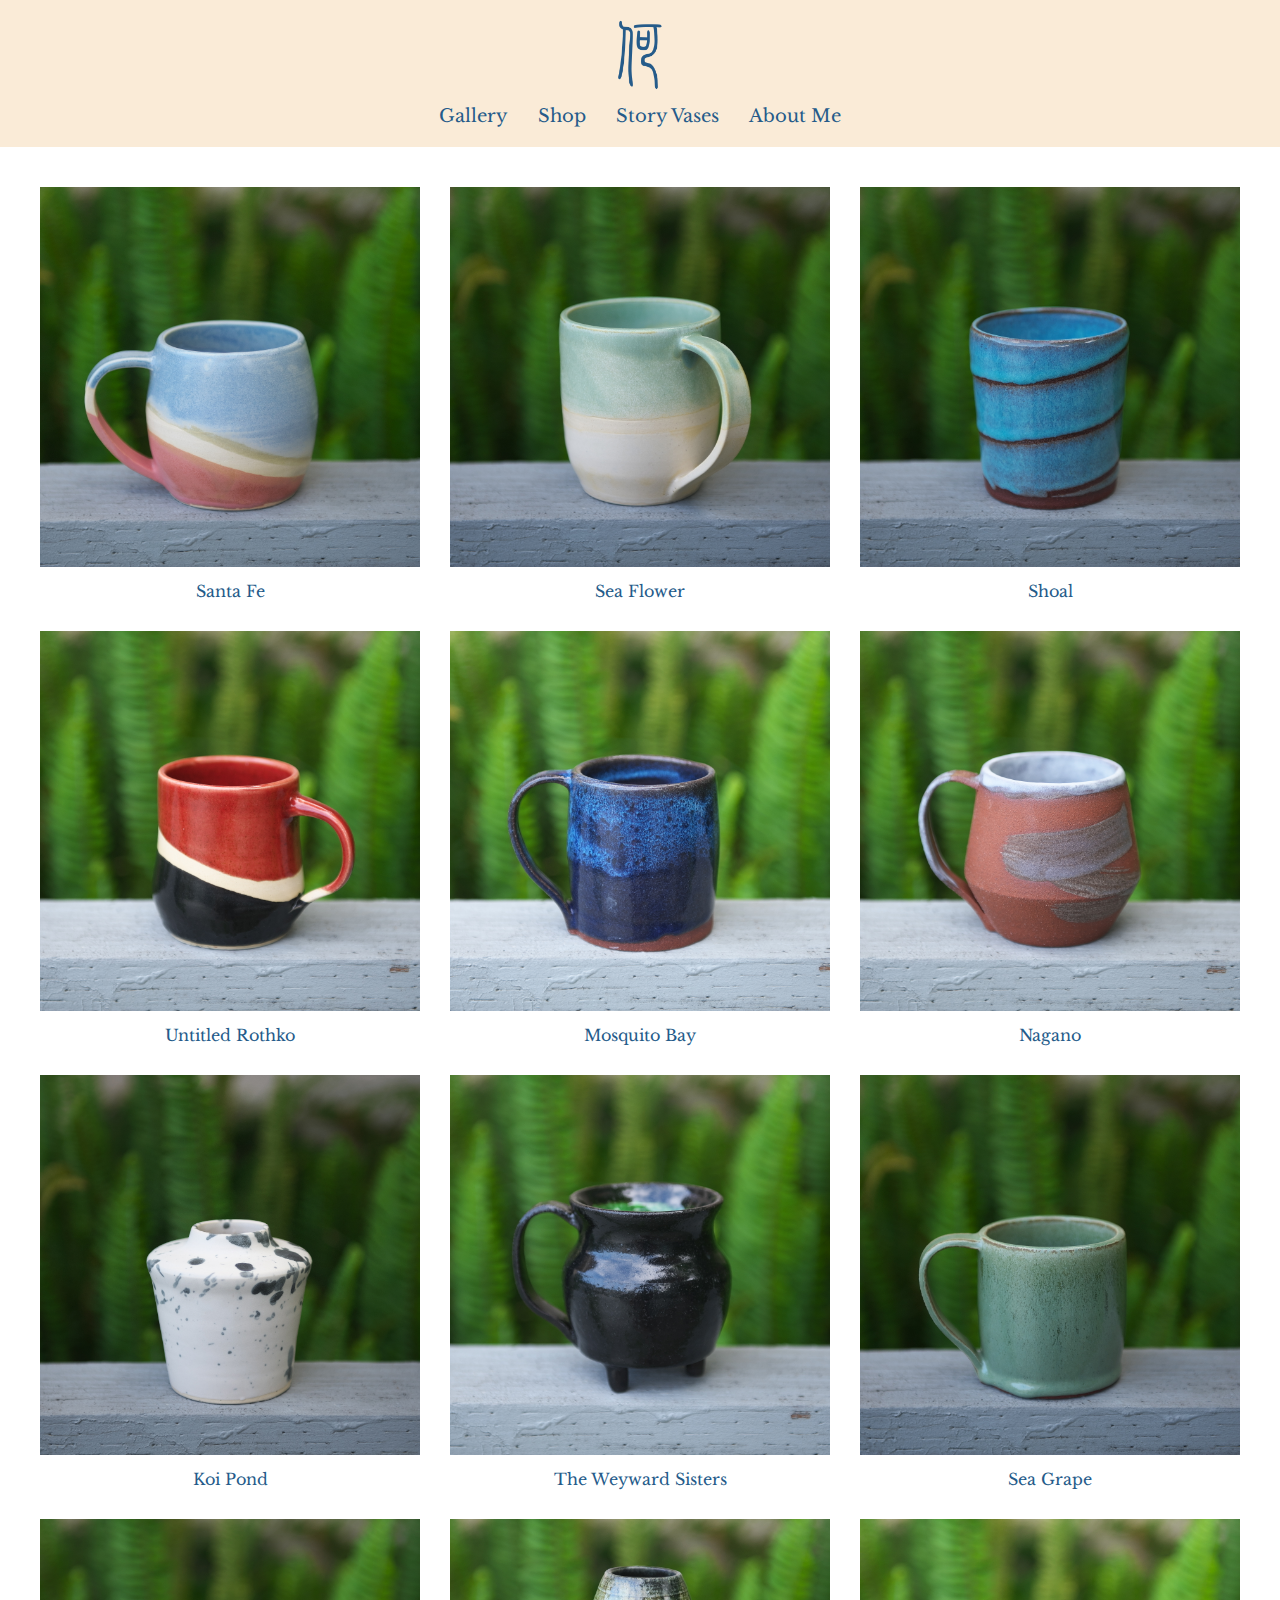
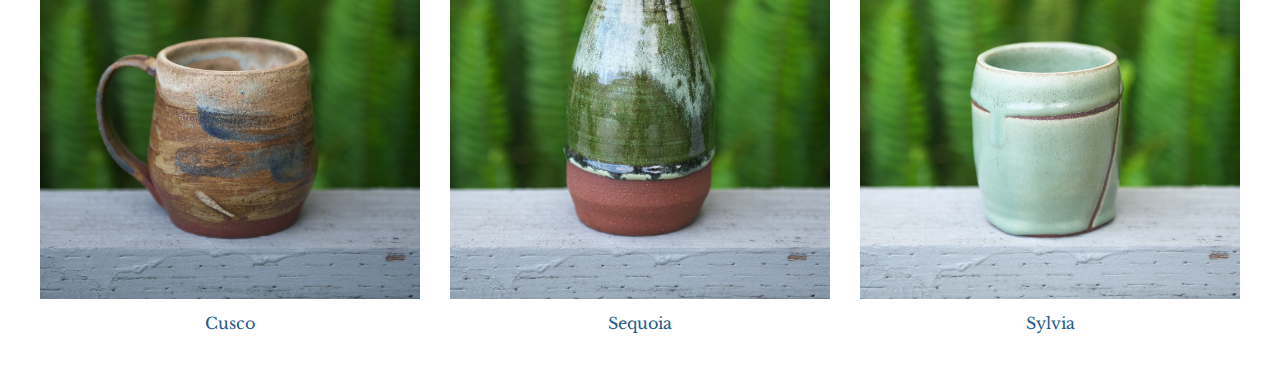
<file: index.html>
<!DOCTYPE html>
<html lang="en">
<head>
    <meta charset="UTF-8">
    <meta name="viewport" content="width=device-width, initial-scale=1.0">
    <title>Pottery Showcase - Gallery</title>
    <link rel="stylesheet" href="css/styles.css">
    <link href="https://fonts.googleapis.com/css2?family=Libre+Baskerville&display=swap" rel="stylesheet">
</head>
<body>
    <header>
        <div class="header-content">
            <div class="logo">
                <img src="images/logo.png" alt="Your Logo">
            </div>
            <nav>
                <ul class="menu">
                    <li><a href="index.html">Gallery</a></li>
                    <li><a href="shop.html">Shop</a></li>
                    <li><a href="story-vases.html">Story Vases</a></li>
                    <li><a href="about-me.html">About Me</a></li>
                </ul>
            </nav>
        </div>
    </header>

    <main>
        <section class="gallery">
            <div class="gallery-item">
                <img src="images/Santa Fe 1.jpg" alt="Santa Fe">
                <div class="item-name">Santa Fe</div>
            </div>
            <div class="gallery-item">
                <img src="images/Sea Flower 3.jpg" alt="Sea Flower">
                <div class="item-name">Sea Flower</div>
            </div> 
            <div class="gallery-item">
                <img src="images/Shoal 3.jpg" alt="Shoal">
                <div class="item-name">Shoal</div>
            </div>
            <div class="gallery-item">
                <img src="images/Untitled Rothko 3.jpg" alt="Untitled Rothko">
                <div class="item-name">Untitled Rothko</div>
            </div>
            <div class="gallery-item">
                <img src="images/Mosquito Bay 1.jpg" alt="Mosquito Bay">
                <div class="item-name">Mosquito Bay</div>
            </div>
            <div class="gallery-item">
                <img src="images/Nagano 1.jpg" alt="Nagano">
                <div class="item-name">Nagano</div>
            </div>
            <div class="gallery-item">
                <img src="images/Koi Pond 1.jpg" alt="Koi Pond">
                <div class="item-name">Koi Pond</div>
            </div>
            <div class="gallery-item">
                <img src="images/Cauldron 1.jpg" alt="">
                <div class="item-name">The Weyward Sisters</div>
            </div>
            <div class="gallery-item">
                <img src="images/Sea Grape 1.jpg" alt="">
                <div class="item-name">Sea Grape</div>
            </div>
            <div class="gallery-item">
                <img src="images/Cusco 2.jpg" alt="">
                <div class="item-name">Cusco</div>
            </div>
            <div class="gallery-item">
                <img src="images/Sequoia 1.jpg" alt="">
                <div class="item-name">Sequoia</div>
            </div>
            <div class="gallery-item">
                <img src="images/Sylvia 2.jpg" alt="">
                <div class="item-name">Sylvia</div>
            </div>
        </section>
    </main>

    <script src="js/scripts.js"></script>
</body>
</html>
</file>
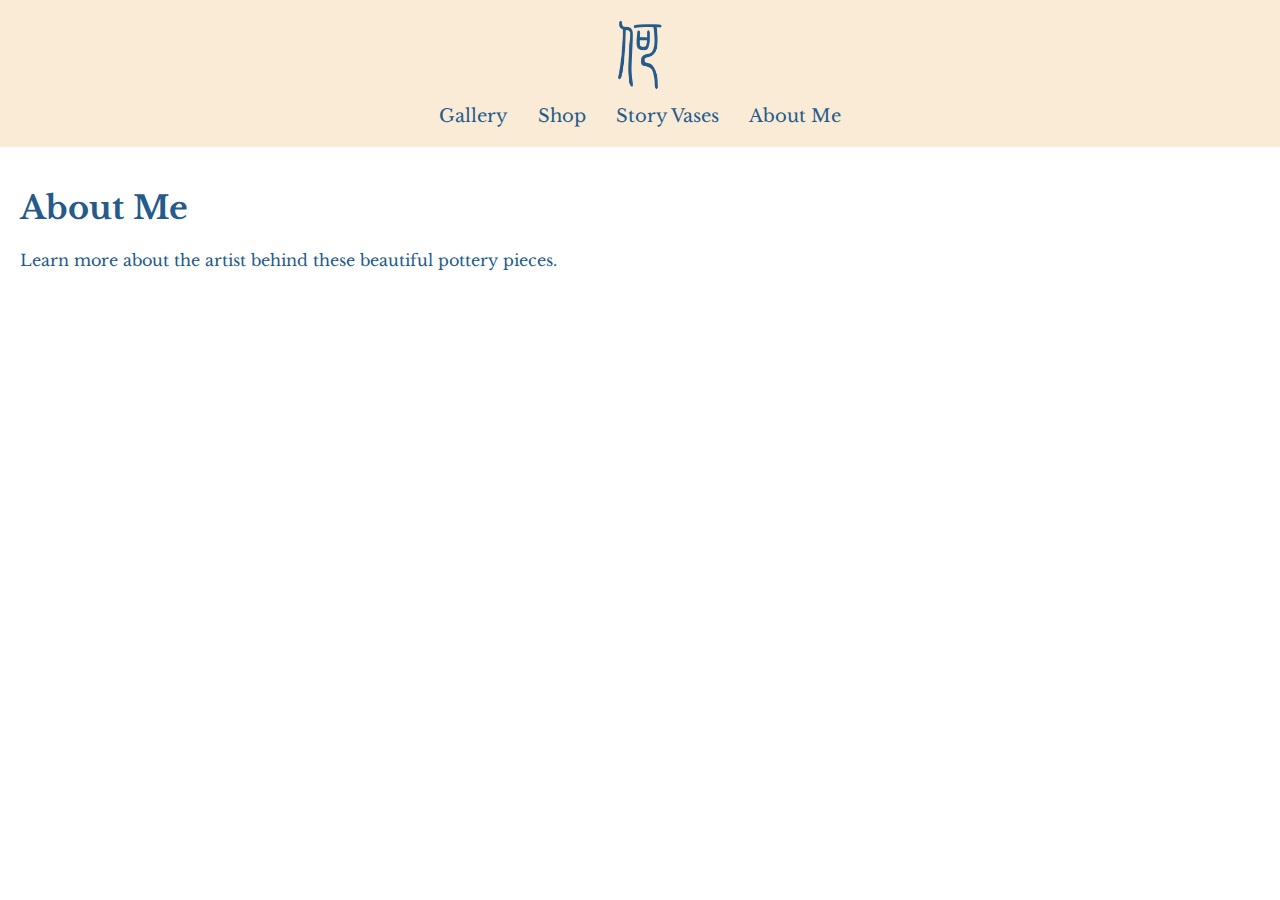
<file: about-me.html>
<!DOCTYPE html>
<html lang="en">
<head>
    <meta charset="UTF-8">
    <meta name="viewport" content="width=device-width, initial-scale=1.0">
    <title>Pottery Showcase - About Me</title>
    <link rel="stylesheet" href="css/styles.css">
    <link href="https://fonts.googleapis.com/css2?family=Libre+Baskerville&display=swap" rel="stylesheet">
</head>
<body>
    <header>
        <div class="header-content">
            <div class="logo">
                <img src="images/logo.png" alt="Your Logo">
            </div>
            <nav>
                <ul class="menu">
                    <li><a href="index.html">Gallery</a></li>
                    <li><a href="shop.html">Shop</a></li>
                    <li><a href="story-vases.html">Story Vases</a></li>
                    <li><a href="about-me.html">About Me</a></li>
                </ul>
            </nav>
        </div>
    </header>

    <main>
        <h1>About Me</h1>
        <p>Learn more about the artist behind these beautiful pottery pieces.</p>
        <!-- Add about me content here -->
    </main>

    <script src="js/scripts.js"></script>
</body>
</html>
</file>
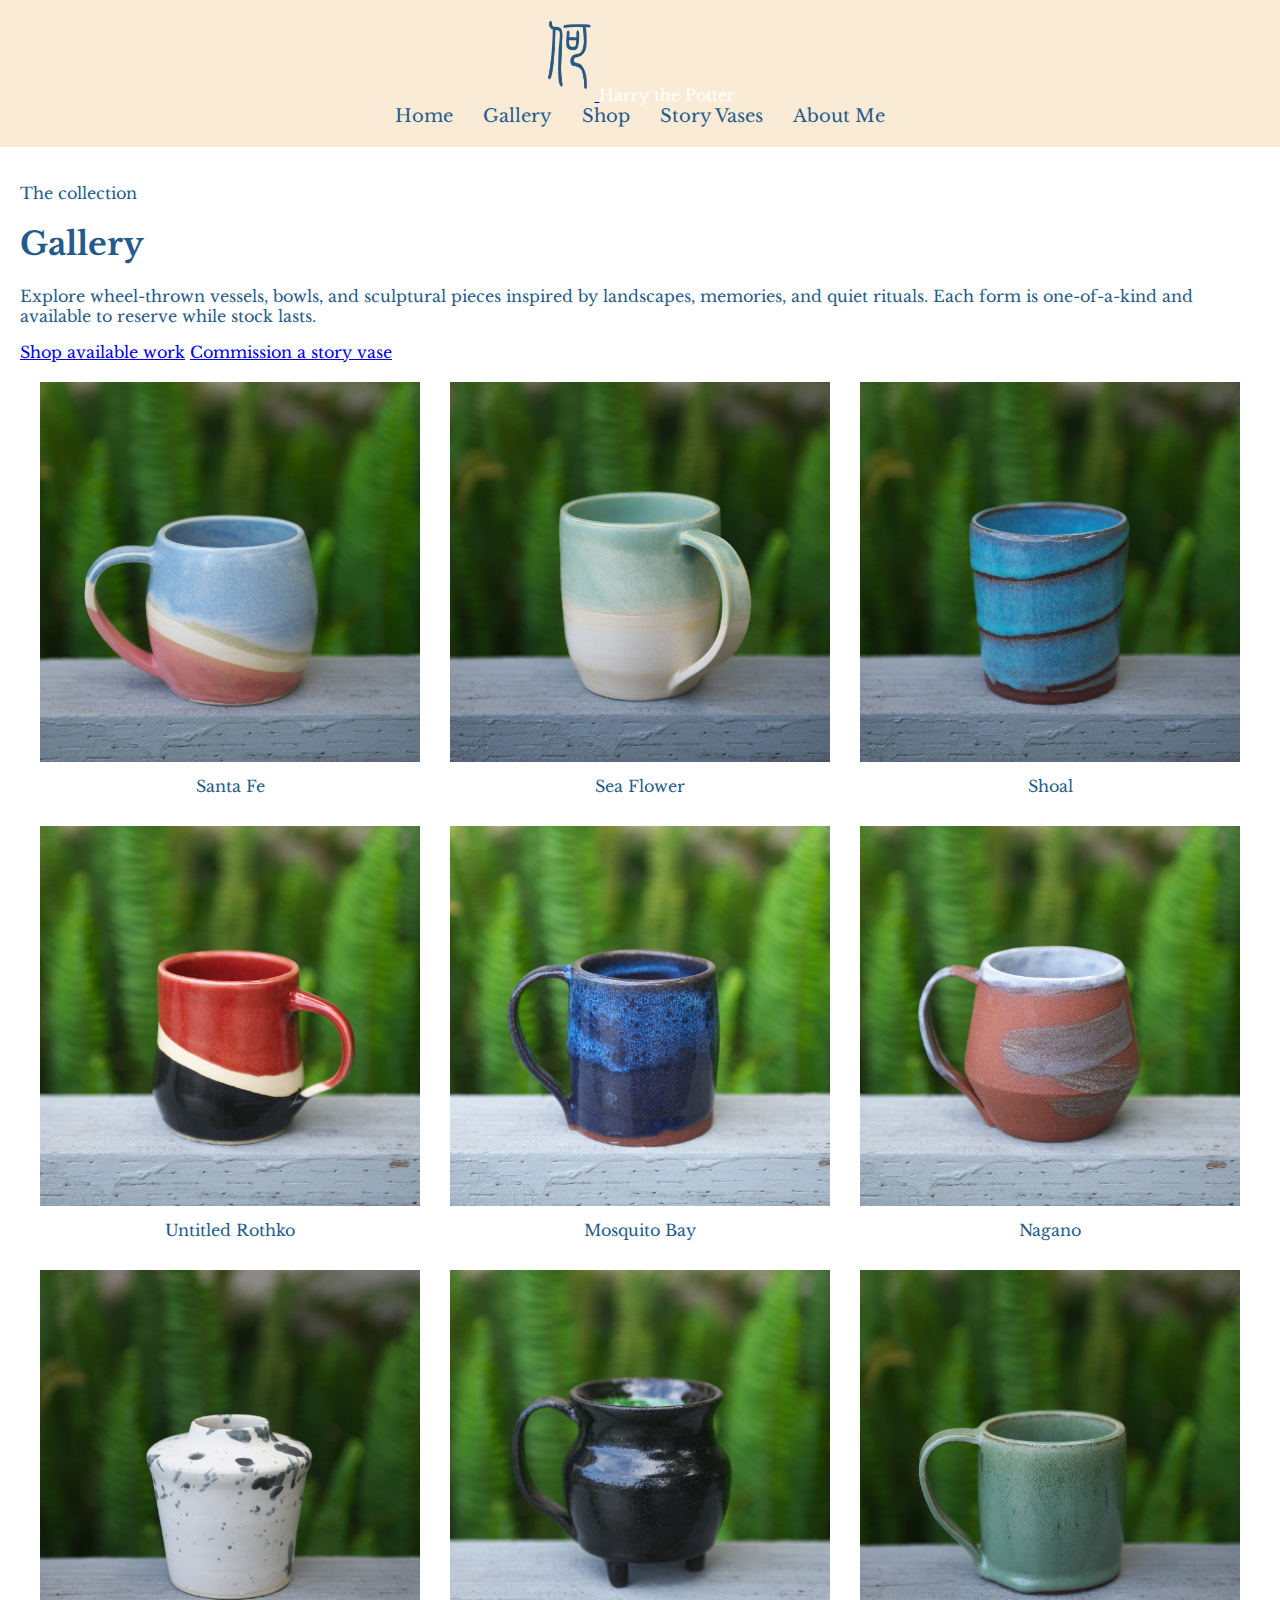
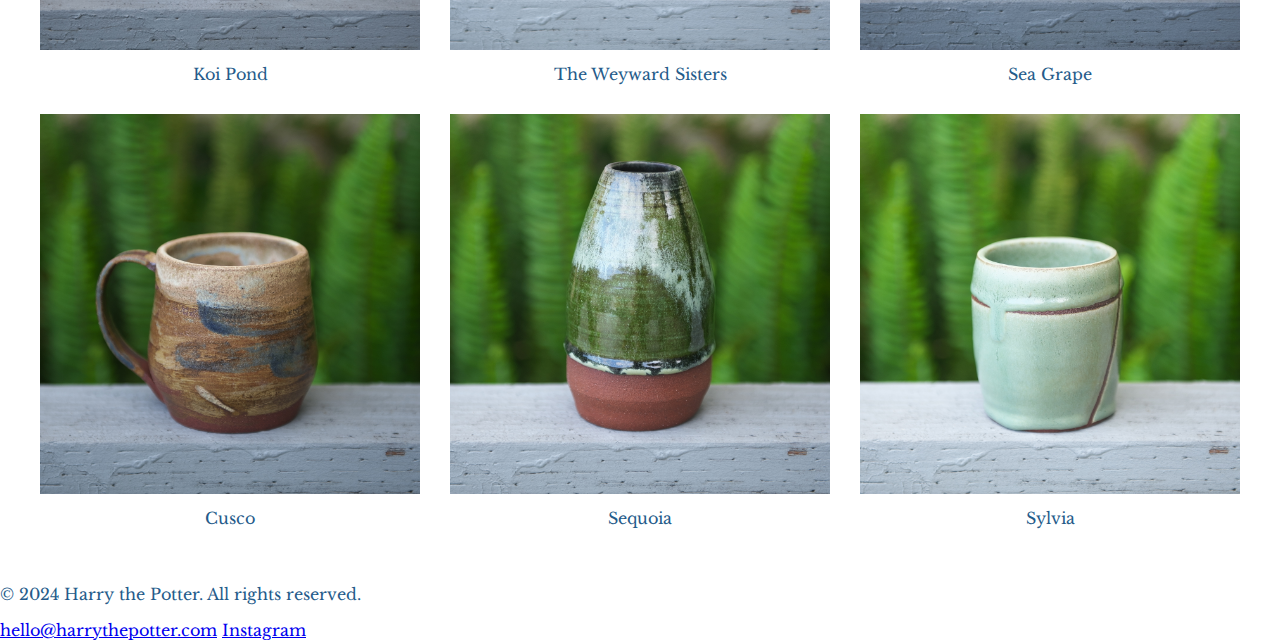
<file: gallery.html>
<!DOCTYPE html>
<html lang="en">
<head>
    <meta charset="UTF-8">
    <meta name="viewport" content="width=device-width, initial-scale=1.0">
    <meta name="description" content="Browse the full Harry the Potter gallery of wheel-thrown ceramics, bowls, and sculptural vessels.">
    <title>Pottery Showcase - Gallery</title>
    <link rel="stylesheet" href="css/styles.css">
    <link href="https://fonts.googleapis.com/css2?family=Libre+Baskerville&family=Poppins:wght@400;500;600;700&display=swap" rel="stylesheet">
    <link rel="icon" type="image/png" href="images/favicon/favicon.svg">
</head>
<body class="gallery-page">
    <header class="site-header">
        <div class="header-content container">
            <div class="logo">
                <a href="index.html" class="logo-link">
                    <img src="images/logo_clear.png" alt="Harry the Potter logo">
                </a>
                <span class="brand-name">Harry the Potter</span>
            </div>
            <nav class="primary-nav" aria-label="Main navigation">
                <ul class="menu">
                    <li><a href="index.html">Home</a></li>
                    <li><a class="is-active" href="gallery.html">Gallery</a></li>
                    <li><a href="shop.html">Shop</a></li>
                    <li><a href="story-vases.html">Story Vases</a></li>
                    <li><a href="about-me.html">About Me</a></li>
                </ul>
            </nav>
        </div>
    </header>

    <main>
        <section class="hero hero-gallery">
            <div class="hero-content container">
                <p class="eyebrow">The collection</p>
                <h1>Gallery</h1>
                <p class="hero-description">Explore wheel-thrown vessels, bowls, and sculptural pieces inspired by landscapes, memories, and quiet rituals. Each form is one-of-a-kind and available to reserve while stock lasts.</p>
                <div class="hero-actions">
                    <a class="btn btn-primary" href="shop.html">Shop available work</a>
                    <a class="btn btn-ghost" href="story-vases.html">Commission a story vase</a>
                </div>
            </div>
        </section>

        <section class="gallery" aria-label="Full ceramics gallery">
            <div class="gallery-item">
                <img src="images/Santa Fe 1.jpg" alt="Santa Fe vessel with warm desert hues">
                <div class="item-name">Santa Fe</div>
            </div>
            <div class="gallery-item">
                <img src="images/Sea Flower 3.jpg" alt="Sea Flower vessel with soft coral glaze">
                <div class="item-name">Sea Flower</div>
            </div>
            <div class="gallery-item">
                <img src="images/Shoal 3.jpg" alt="Shoal vessel in layered ocean blues">
                <div class="item-name">Shoal</div>
            </div>
            <div class="gallery-item">
                <img src="images/Untitled Rothko 3.jpg" alt="Untitled Rothko vessel with color field glazes">
                <div class="item-name">Untitled Rothko</div>
            </div>
            <div class="gallery-item">
                <img src="images/Mosquito Bay 1.jpg" alt="Mosquito Bay vessel with luminous teal glaze">
                <div class="item-name">Mosquito Bay</div>
            </div>
            <div class="gallery-item">
                <img src="images/Nagano 1.jpg" alt="Nagano vessel with snowy mountain palette">
                <div class="item-name">Nagano</div>
            </div>
            <div class="gallery-item">
                <img src="images/Koi Pond 1.jpg" alt="Koi Pond bowl with flowing blue glaze">
                <div class="item-name">Koi Pond</div>
            </div>
            <div class="gallery-item">
                <img src="images/Cauldron 1.jpg" alt="The Weyward Sisters cauldron-inspired vessel">
                <div class="item-name">The Weyward Sisters</div>
            </div>
            <div class="gallery-item">
                <img src="images/Sea Grape 1.jpg" alt="Sea Grape vessel in layered greens">
                <div class="item-name">Sea Grape</div>
            </div>
            <div class="gallery-item">
                <img src="images/Cusco 2.jpg" alt="Cusco vessel with terracotta gradient">
                <div class="item-name">Cusco</div>
            </div>
            <div class="gallery-item">
                <img src="images/Sequoia 1.jpg" alt="Sequoia vessel in rich earthy tones">
                <div class="item-name">Sequoia</div>
            </div>
            <div class="gallery-item">
                <img src="images/Sylvia 2.jpg" alt="Sylvia sculptural vessel in lilac glaze">
                <div class="item-name">Sylvia</div>
            </div>
        </section>
    </main>

    <footer class="site-footer">
        <div class="container footer-content">
            <p>&copy; 2024 Harry the Potter. All rights reserved.</p>
            <div class="footer-links">
                <a href="mailto:hello@harrythepotter.com">hello@harrythepotter.com</a>
                <a href="https://www.instagram.com" target="_blank" rel="noopener">Instagram</a>
            </div>
        </div>
    </footer>

    <script src="js/scripts.js"></script>
</body>
</html>
</file>
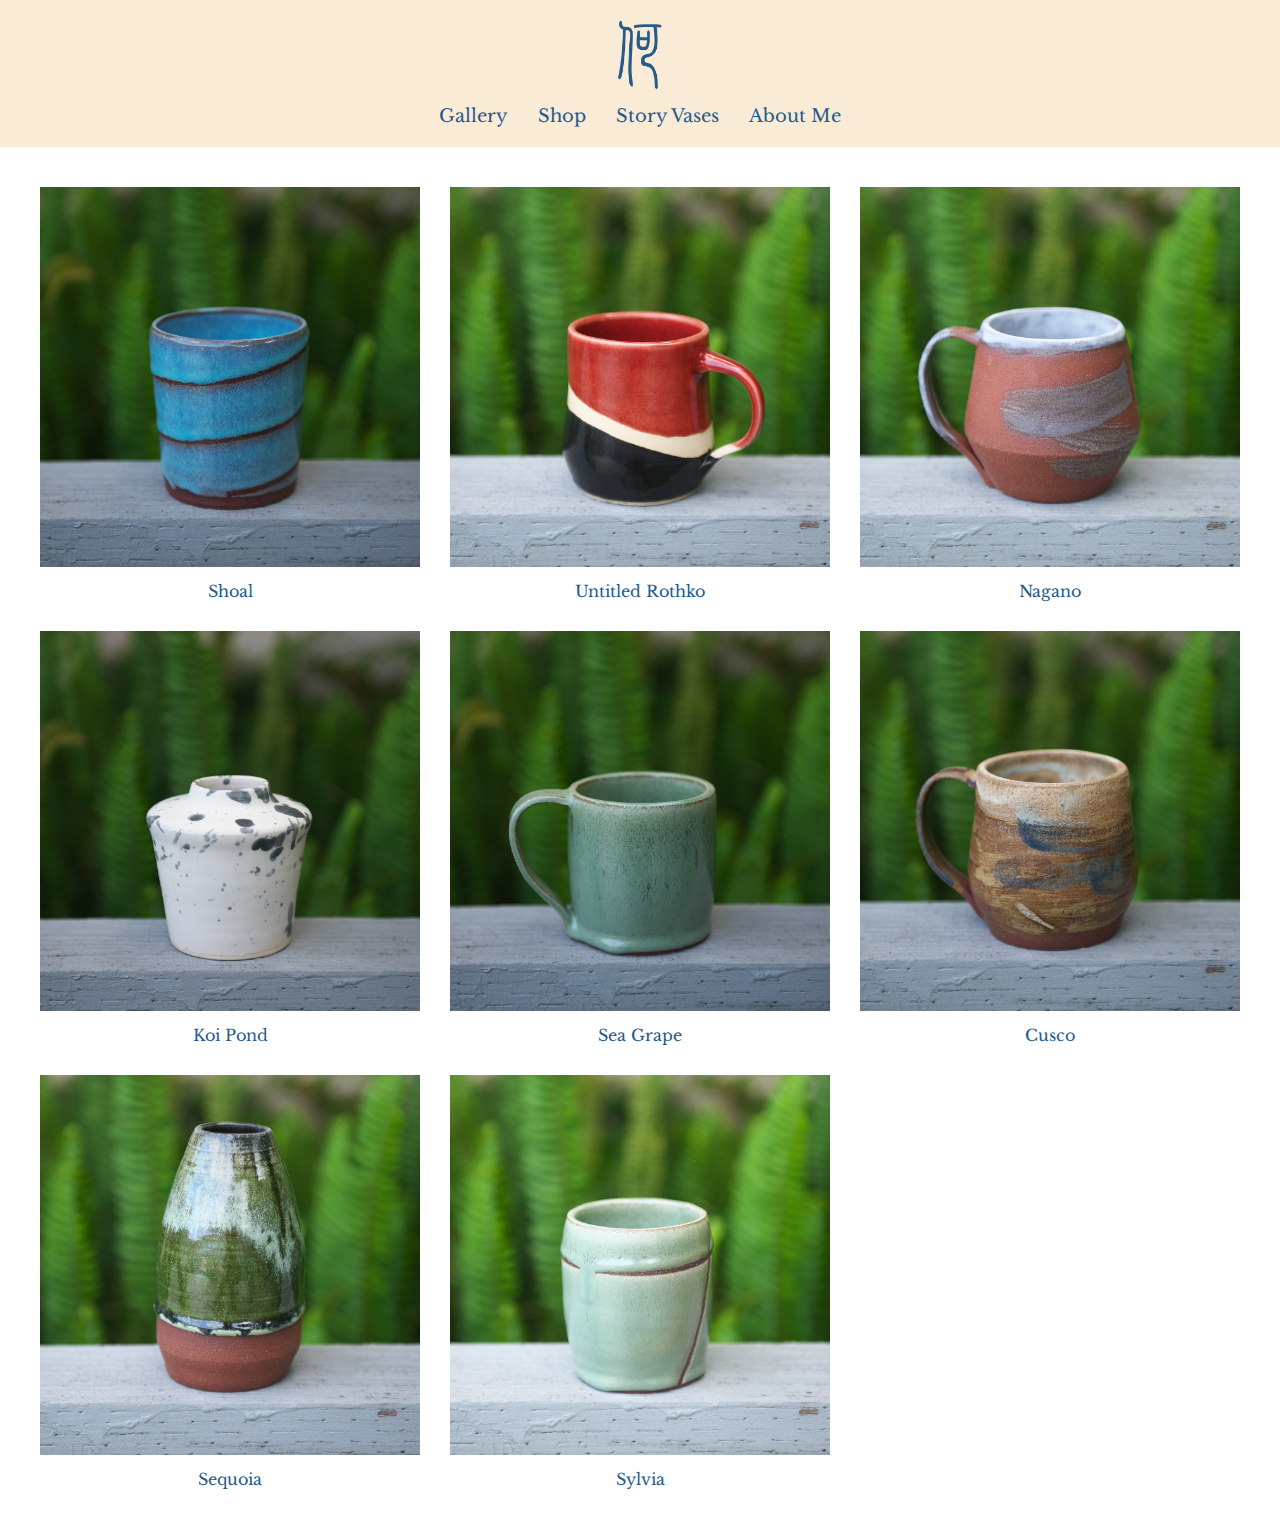
<file: shop.html>
<!DOCTYPE html>
<html lang="en">
<head>
    <meta charset="UTF-8">
    <meta name="viewport" content="width=device-width, initial-scale=1.0">
    <title>Pottery Showcase - Shop</title>
    <link rel="stylesheet" href="css/styles.css">
    <link href="https://fonts.googleapis.com/css2?family=Libre+Baskerville&display=swap" rel="stylesheet">
</head>
<body>
    <header>
        <div class="header-content">
            <div class="logo">
                <img src="images/logo.png" alt="Your Logo">
            </div>
            <nav>
                <ul class="menu">
                    <li><a href="index.html">Gallery</a></li>
                    <li><a href="shop.html">Shop</a></li>
                    <li><a href="story-vases.html">Story Vases</a></li>
                    <li><a href="about-me.html">About Me</a></li>
                </ul>
            </nav>
        </div>
    </header>

    <main>
        <section class="gallery">
            <div class="gallery-item">
                <img src="images/Shoal 3.jpg" alt="Shoal">
                <div class="item-name">Shoal</div>
            </div>
            <div class="gallery-item">
                <img src="images/Untitled Rothko 3.jpg" alt="Untitled Rothko">
                <div class="item-name">Untitled Rothko</div>
            </div>
            <div class="gallery-item">
                <img src="images/Nagano 1.jpg" alt="Nagano">
                <div class="item-name">Nagano</div>
            </div>
            <div class="gallery-item">
                <img src="images/Koi Pond 1.jpg" alt="Koi Pond">
                <div class="item-name">Koi Pond</div>
            </div>
            <div class="gallery-item">
                <img src="images/Sea Grape 1.jpg" alt="">
                <div class="item-name">Sea Grape</div>
            </div>
            <div class="gallery-item">
                <img src="images/Cusco 2.jpg" alt="">
                <div class="item-name">Cusco</div>
            </div>
            <div class="gallery-item">
                <img src="images/Sequoia 1.jpg" alt="">
                <div class="item-name">Sequoia</div>
            </div>
            <div class="gallery-item">
                <img src="images/Sylvia 2.jpg" alt="">
                <div class="item-name">Sylvia</div>
            </div>
        </section>
    </main>

    <script src="js/scripts.js"></script>
</body>
</html>
</file>
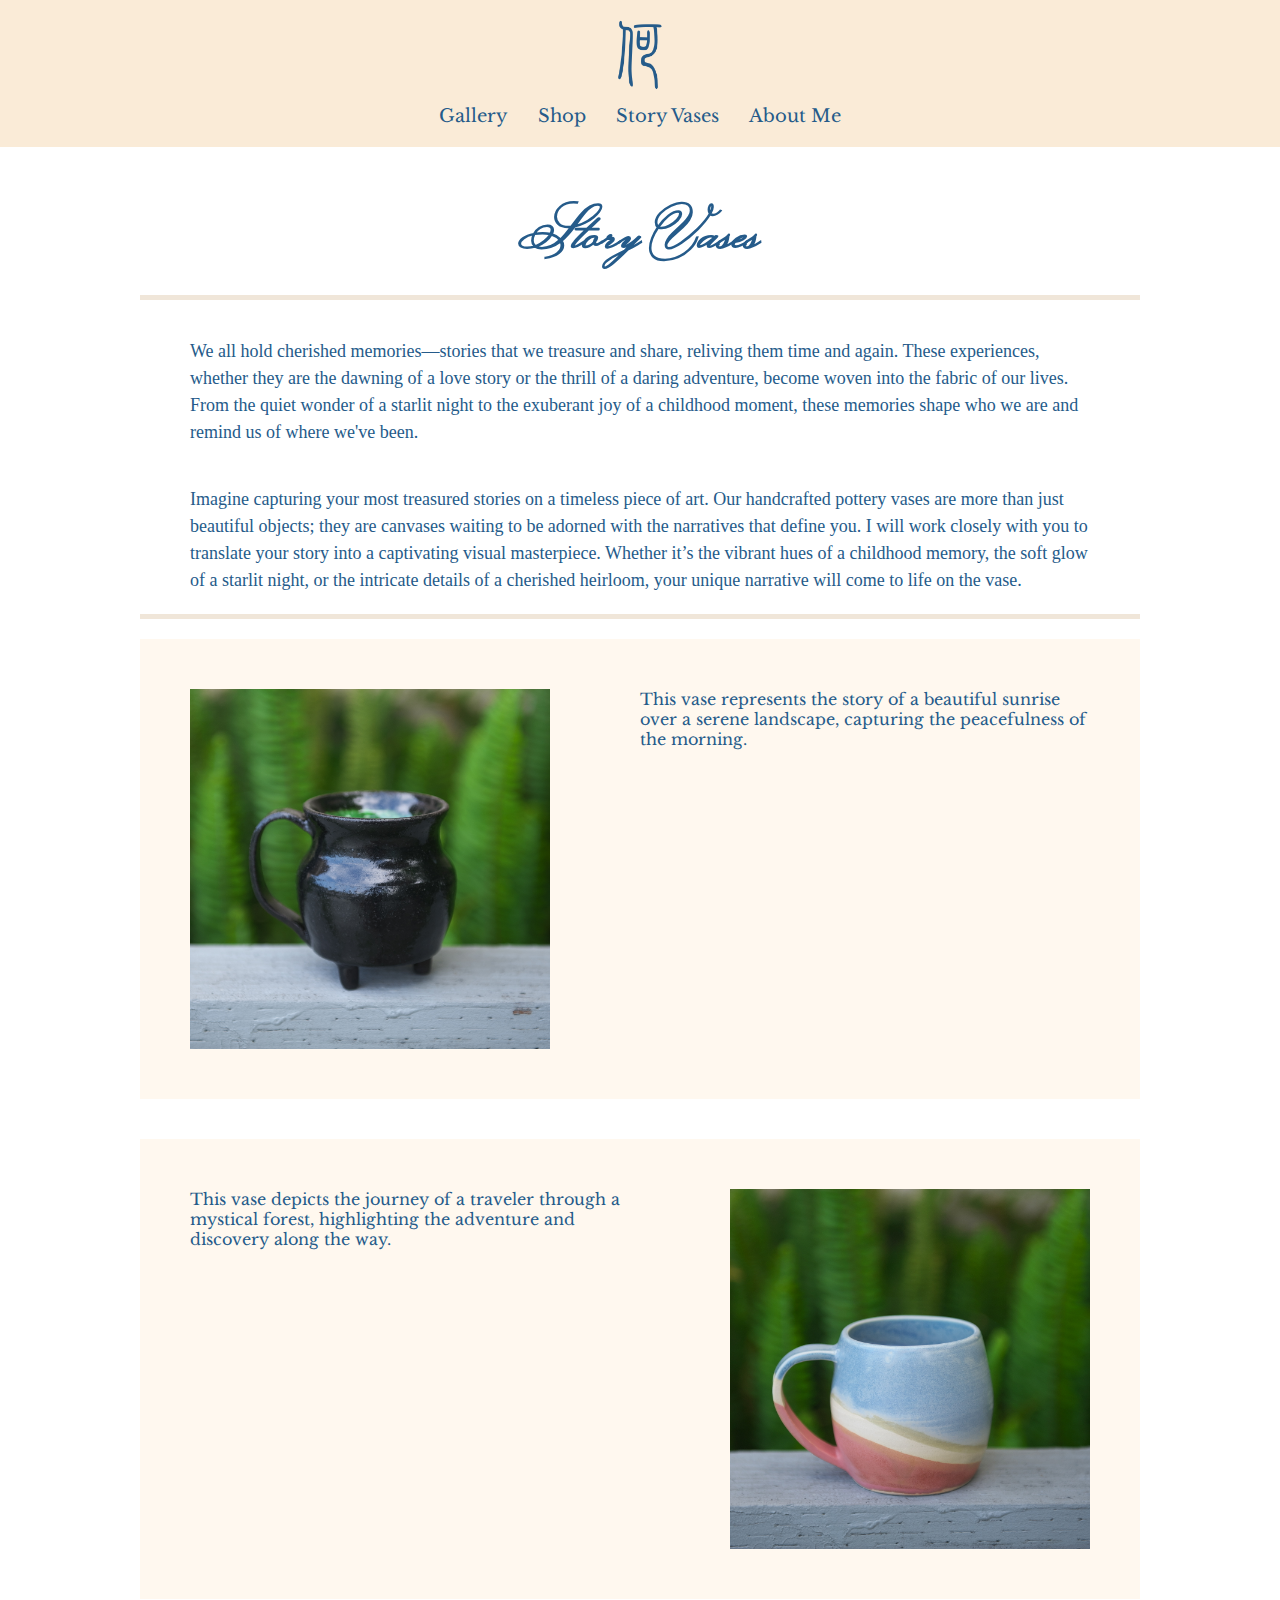
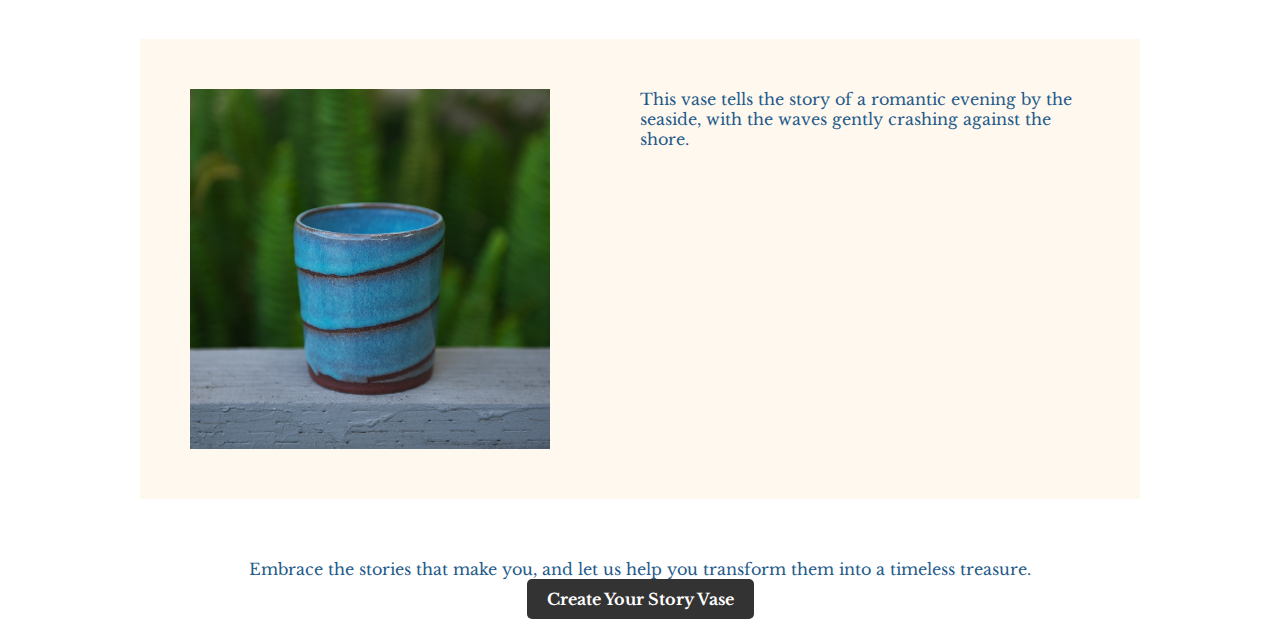
<file: story-vases.html>
<!DOCTYPE html>
<html lang="en">
<head>
    <meta charset="UTF-8">
    <meta name="viewport" content="width=device-width, initial-scale=1.0">
    <title>Pottery Showcase - Story Vases</title>
    <link rel="stylesheet" href="css/story-vase.css">
    <link href="https://fonts.googleapis.com/css2?family=Libre+Baskerville&display=swap" rel="stylesheet">
    <link href="https://fonts.googleapis.com/css2?family=Monsieur+La+Doulaise" rel="stylesheet">
</head>
<body>
    <header>
        <div class="header-content">
            <div class="logo">
                <img src="images/logo.png" alt="Your Logo">
            </div>
            <nav>
                <ul class="menu">
                    <li><a href="index.html">Gallery</a></li>
                    <li><a href="shop.html">Shop</a></li>
                    <li><a href="story-vases.html">Story Vases</a></li>
                    <li><a href="about-me.html">About Me</a></li>
                </ul>
            </nav>
        </div>
    </header>

    <main>
        <section class="story-vases">
            <h1 class="story-vases-title">Story Vases</h1>
            <div class="story-description">
                <p>We all hold cherished memories&#8212stories that we treasure and share, reliving them time and again. These experiences, whether they are the dawning of a love story or the thrill of a daring adventure, become woven into the fabric of our lives. From the quiet wonder of a starlit night to the exuberant joy of a childhood moment, these memories shape who we are and remind us of where we've been.</p>

                <p>Imagine capturing your most treasured stories on a timeless piece of art. Our handcrafted pottery vases are more than just beautiful objects; they are canvases waiting to be adorned with the narratives that define you. I will work closely with you to translate your story into a captivating visual masterpiece. Whether it’s the vibrant hues of a childhood memory, the soft glow of a starlit night, or the intricate details of a cherished heirloom, your unique narrative will come to life on the vase.</p>
            </div>
            
            <div class="examples">
                <div class="example">
                    <img src="images/Cauldron 1.jpg" alt="Vase Example 1">
                    <p>This vase represents the story of a beautiful sunrise over a serene landscape, capturing the peacefulness of the morning.</p>
                </div>
                <div class="example">
                    <img src="images/Santa Fe 1.jpg" alt="Vase Example 2">
                    <p>This vase depicts the journey of a traveler through a mystical forest, highlighting the adventure and discovery along the way.</p>
                </div>
                <div class="example">
                    <img src="images/Shoal 3.jpg" alt="Vase Example 3">
                    <p>This vase tells the story of a romantic evening by the seaside, with the waves gently crashing against the shore.</p>
                </div>
            </div>

            <div class="story-cta"> <p>Embrace the stories that make you, and let us help you transform them into a timeless treasure.</p>
                <a href="#">Create Your Story Vase</a>
            </div>

        </section>
    </main>

    <script src="js/scripts.js"></script>
</body>
</html>
</file>
<file: css/styles.css>
body {
    font-family: 'Libre Baskerville', serif;
    margin: 0;
    padding: 0;
    box-sizing: border-box;
    color: #255b8a;
    background-color: white; /* Change background color to white */
}

header {
    background-color: #FAEBD7; /* Change header background color to Antique White */
    color: white;
    padding: 20px 0;
    text-align: center;
}

.header-content {
    display: flex;
    flex-direction: column;
    align-items: center;
}

.logo img {
    max-width: 50px; /* Adjust the width accordingly if necessary */
    height: auto;
    margin-bottom: 10px;
}

nav .menu {
    list-style: none;
    display: flex;
    justify-content: center;
    margin: 0;
    padding: 0;
}

nav .menu li {
    margin: 0 15px;
}

nav .menu li a {
    color: #255b8a; /* Change menu text color to #0E3A53 */
    text-decoration: none;
    font-size: 18px;
}

nav .menu li a:hover {
    text-decoration: underline;
}

.gallery {
    display: grid;
    grid-template-columns: repeat(auto-fit, minmax(200px, 1fr));
    gap: 30px; /* Increased gap between items */
    padding: 20px;
    max-width: 1200px;
    margin: 0 auto;
}

@media screen and (min-width: 900px) {
    .gallery {
        grid-template-columns: repeat(3, 1fr);
    }
}

.gallery-item {
    text-align: center;
}

.gallery-item img {
    width: 100%;
    height: auto;
}

.item-name {
    margin-top: 10px;
    font-size: 16px;
}

main {
    padding: 20px;
}
</file>
<file: css/story-vase.css>
body {
    font-family: 'Libre Baskerville', serif;
    padding: 0;
    box-sizing: border-box;
    color: #255b8a;
    background-color: white; /* Change background color to white */
    margin: 0;
}

header {
    background-color: #FAEBD7; /* Change header background color to Antique White */
    color: white;
    padding: 20px 0;
    text-align: center;
}

.header-content {
    display: flex;
    flex-direction: column;
    align-items: center;
}

.logo img {
    max-width: 50px; /* Adjust the width accordingly if necessary */
    height: auto;
    margin-bottom: 10px;
}

nav .menu {
    list-style: none;
    display: flex;
    justify-content: center;
    margin: 0;
    padding: 0;
}

nav .menu li {
    margin: 0 15px;
}

nav .menu li a {
    color: #255b8a; /* Change menu text color to #0E3A53 */
    text-decoration: none;
    font-size: 18px;
}

nav .menu li a:hover {
    text-decoration: underline;
}

/* Story Description */
.story-vases-title {
    text-align: center; /* Center the title horizontally */
    font-size: 56px; /* Adjust font size as desired */
    margin: 20px 0; /* Add some space above and below the title */
    font-family: 'Monsieur La Doulaise'; /* Use a calligraphy font (Sacramento) */
    color: #255b8a; /* Adjust text color if needed */
}

.story-description {
    margin: 0;
    padding: 0 calc(max(5% , 30px)); /* Center the description horizontally */
    border-top: 5px solid #f0e6d9; /* Add a decorative top border */
    border-bottom: 5px solid #f0e6d9; /* Add a decorative top border */
}
  
.story-description p {
    font-size: 18px; /* Adjust font size as desired */
    line-height: 1.5; /* Adjust line-height for readability */
    margin-bottom: 20px; /* Add some space between paragraphs */
    font-family: serif; /* Use a serif font for a more elegant feel */
    padding-top: 20px; /* Add some space above the border */
}
  
  /* Call to Action */
.story-cta {
    text-align: center; /* Center the call to action text and button */
    margin-top: 40px; /* Add space after the description */
}
  
.story-cta p {
    margin-bottom: 10px; /* Add some space before the button */
}
  
.story-cta a {
    background-color: #333; /* Contrast color for the button */
    color: #fff; /* White text for better visibility */
    padding: 10px 20px; /* Add some padding to the button */
    border: none; /* Remove border from the button */
    border-radius: 5px; /* Add rounded corners */
    text-decoration: none; /* Remove underline from the link */
    font-weight: bold; /* Make the button text bold */
    transition: background-color 0.2s ease-in-out; /* Add hover effect */
}
  
.story-cta a:hover {
    background-color: #222; /* Change button color on hover */
}

.examples {
    display: flex;
    flex-wrap: wrap; /* Allow examples to wrap to next line if needed */
}
  
.example {
    display: flex; /* Make each example a flex container */
    margin: 20px 0px;  /* Add some margin for spacing */
    padding: calc(max(5% , 30px));
    background-color: #fff8ef; /* Light gray background for each band */
}
  
.example img {
    width: 40%; /* Adjust image width as needed */
}
  
.example:nth-child(even) {
    flex-direction: row-reverse; /* Reverse order for even examples */
    justify-content: flex-end; /* Right-align content within the container */
}
  
.example > * {  /* Target all direct children of .example */
    margin: 0;  /* Margin for spacing between elements */
}
  
.example > img {  /* Target the first child element (text for even) */
    margin-left: 0;
    margin-right: calc(max(10%, 40px));  /* Remove left margin for the first child */
}
  
.example:nth-child(even) > img {  /* Target the last child (image for even) */
    margin-right: 0;
    margin-left: calc(max(10%, 40px));  /* Remove right margin for the last child in even examples */
}

main {
    padding: 20px;
    max-width: 1000px; /* Adjust the value as needed */
    margin: 0 auto; /* Center the content horizontally */
}
</file>
